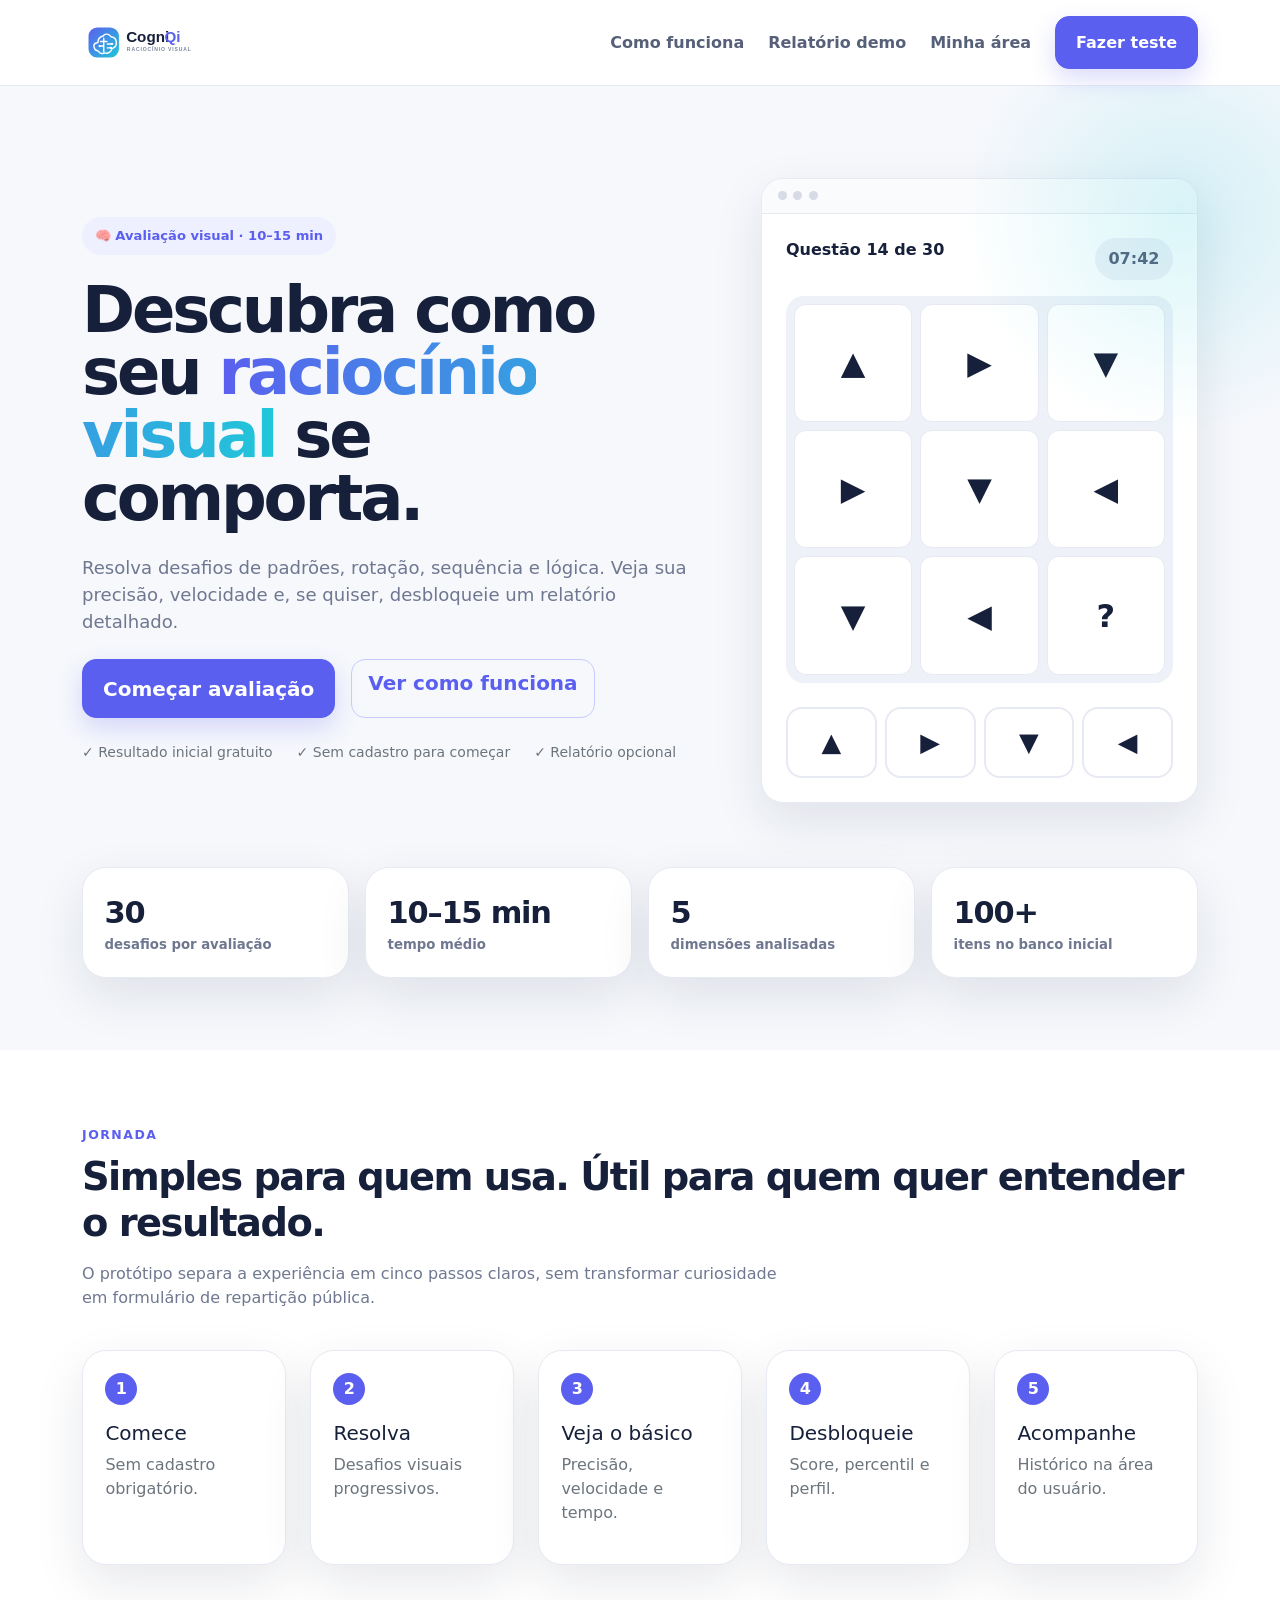
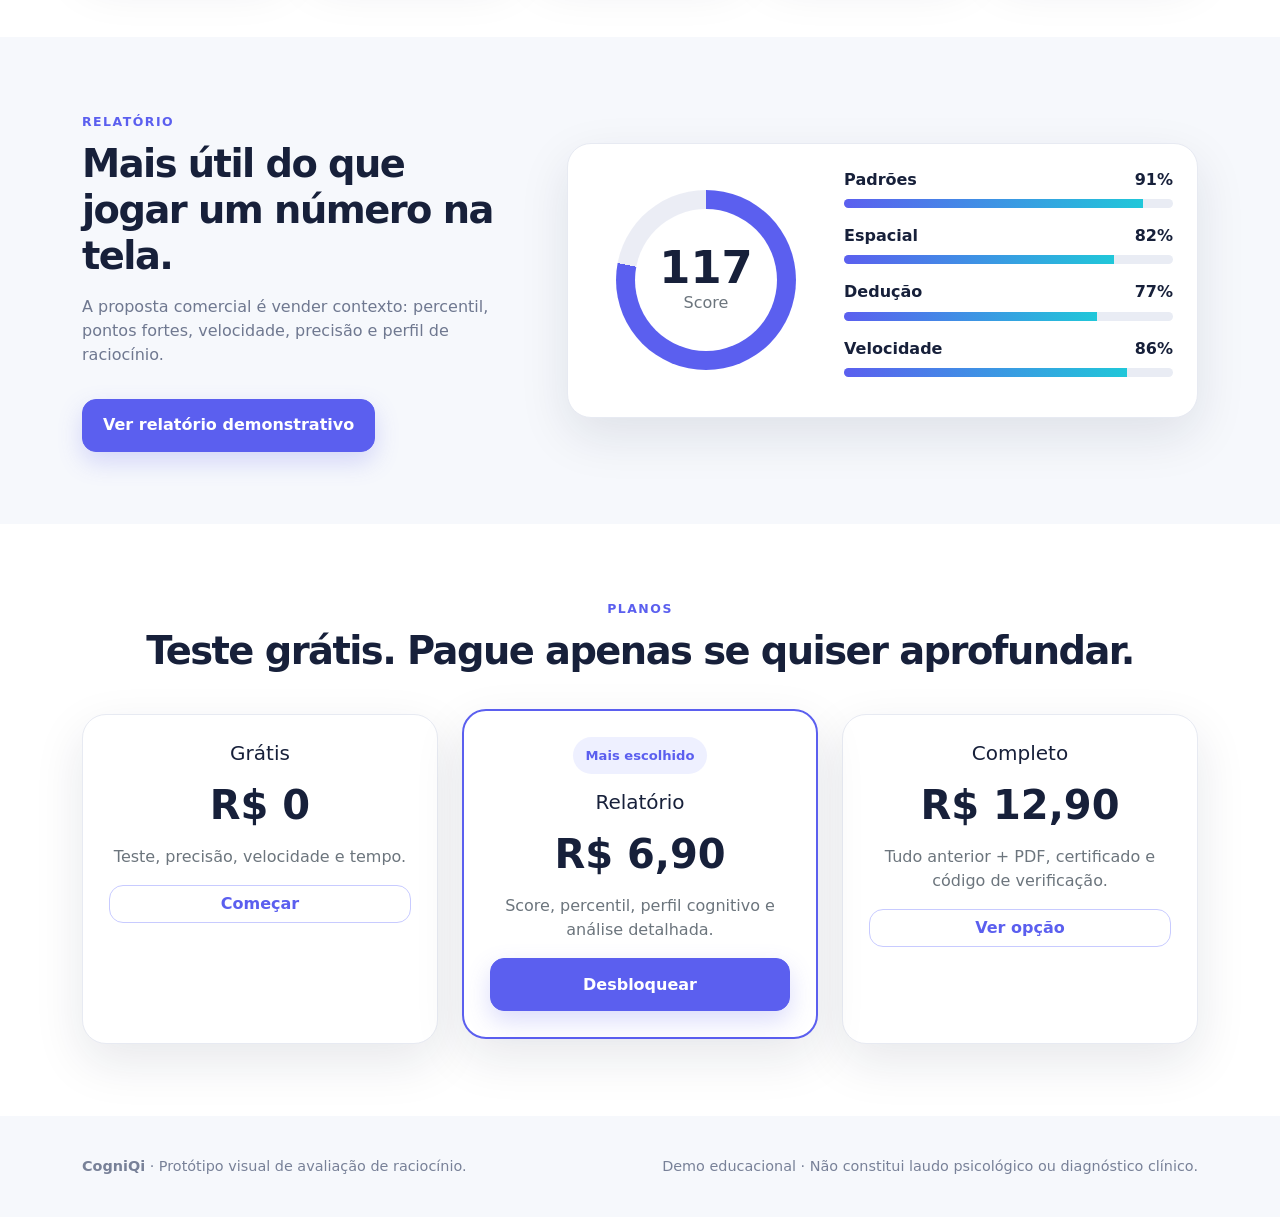
<file: index.html>
<!doctype html><html lang="pt-BR"><head><meta charset="utf-8"><meta name="viewport" content="width=device-width,initial-scale=1">
<title>CogniQi — Raciocínio visual</title><link href="https://cdn.jsdelivr.net/npm/bootstrap@5.3.3/dist/css/bootstrap.min.css" rel="stylesheet"><link rel="stylesheet" href="assets/css/app.css"></head><body>

<nav class="navbar navbar-expand-lg sticky-top">
  <div class="container py-2">
    <a class="navbar-brand" href="index.html"><img src="assets/img/logo-cogniqi.svg" alt="CogniQi"></a>
    <button class="navbar-toggler" type="button" data-bs-toggle="collapse" data-bs-target="#nav"><span class="navbar-toggler-icon"></span></button>
    <div class="collapse navbar-collapse" id="nav">
      <div class="navbar-nav ms-auto align-items-lg-center gap-lg-2">
        <a class="nav-link " href="index.html#como-funciona">Como funciona</a>
        <a class="nav-link " href="relatorio.html">Relatório demo</a>
        <a class="nav-link " href="dashboard.html">Minha área</a>
        <a class="btn btn-primary ms-lg-2" href="teste.html">Fazer teste</a>
      </div>
    </div>
  </div>
</nav>
<section class="hero">
 <div class="container">
  <div class="row align-items-center g-5">
   <div class="col-lg-7">
    <span class="badge-soft">🧠 Avaliação visual · 10–15 min</span>
    <h1 class="mt-4">Descubra como seu <span class="gradient-text">raciocínio visual</span> se comporta.</h1>
    <p class="mt-4">Resolva desafios de padrões, rotação, sequência e lógica. Veja sua precisão, velocidade e, se quiser, desbloqueie um relatório detalhado.</p>
    <div class="d-flex flex-wrap gap-3 mt-4">
      <a href="teste.html" class="btn btn-primary btn-lg">Começar avaliação</a>
      <a href="#como-funciona" class="btn btn-outline-primary btn-lg">Ver como funciona</a>
    </div>
    <div class="d-flex flex-wrap gap-4 mt-4 small text-secondary">
      <span>✓ Resultado inicial gratuito</span><span>✓ Sem cadastro para começar</span><span>✓ Relatório opcional</span>
    </div>
   </div>
   <div class="col-lg-5">
    <div class="mock-window">
      <div class="mock-bar"><span class="mock-dot"></span><span class="mock-dot"></span><span class="mock-dot"></span></div>
      <div class="p-4">
        <div class="d-flex justify-content-between mb-3"><strong>Questão 14 de 30</strong><span class="timer-pill">07:42</span></div>
        <div class="matrix-grid mb-4">
          <div class="matrix-cell">▲</div><div class="matrix-cell">▶</div><div class="matrix-cell">▼</div>
          <div class="matrix-cell">▶</div><div class="matrix-cell">▼</div><div class="matrix-cell">◀</div>
          <div class="matrix-cell">▼</div><div class="matrix-cell">◀</div><div class="matrix-cell">?</div>
        </div>
        <div class="row g-2"><div class="col-3"><div class="answer-option">▲</div></div><div class="col-3"><div class="answer-option">▶</div></div><div class="col-3"><div class="answer-option">▼</div></div><div class="col-3"><div class="answer-option">◀</div></div></div>
      </div>
    </div>
   </div>
  </div>
 </div>
</section>

<section class="section pt-0">
<div class="container">
 <div class="row g-3">
  <div class="col-6 col-lg-3"><div class="card-soft metric-card"><div class="metric-value">30</div><div class="metric-label">desafios por avaliação</div></div></div>
  <div class="col-6 col-lg-3"><div class="card-soft metric-card"><div class="metric-value">10–15 min</div><div class="metric-label">tempo médio</div></div></div>
  <div class="col-6 col-lg-3"><div class="card-soft metric-card"><div class="metric-value">5</div><div class="metric-label">dimensões analisadas</div></div></div>
  <div class="col-6 col-lg-3"><div class="card-soft metric-card"><div class="metric-value">100+</div><div class="metric-label">itens no banco inicial</div></div></div>
 </div>
</div>
</section>

<section class="section bg-white" id="como-funciona">
<div class="container">
 <span class="small-kicker">Jornada</span>
 <h2 class="section-title mt-2">Simples para quem usa. Útil para quem quer entender o resultado.</h2>
 <p class="section-sub mt-3">O protótipo separa a experiência em cinco passos claros, sem transformar curiosidade em formulário de repartição pública.</p>
 <div class="row g-4 mt-2">
  <div class="col-md-6 col-lg"><div class="card-soft flow-step h-100"><div class="flow-num">1</div><h5 class="mt-3">Comece</h5><p class="text-secondary">Sem cadastro obrigatório.</p></div></div>
  <div class="col-md-6 col-lg"><div class="card-soft flow-step h-100"><div class="flow-num">2</div><h5 class="mt-3">Resolva</h5><p class="text-secondary">Desafios visuais progressivos.</p></div></div>
  <div class="col-md-6 col-lg"><div class="card-soft flow-step h-100"><div class="flow-num">3</div><h5 class="mt-3">Veja o básico</h5><p class="text-secondary">Precisão, velocidade e tempo.</p></div></div>
  <div class="col-md-6 col-lg"><div class="card-soft flow-step h-100"><div class="flow-num">4</div><h5 class="mt-3">Desbloqueie</h5><p class="text-secondary">Score, percentil e perfil.</p></div></div>
  <div class="col-md-6 col-lg"><div class="card-soft flow-step h-100"><div class="flow-num">5</div><h5 class="mt-3">Acompanhe</h5><p class="text-secondary">Histórico na área do usuário.</p></div></div>
 </div>
</div>
</section>

<section class="section">
<div class="container">
 <div class="row align-items-center g-5">
  <div class="col-lg-5">
   <span class="small-kicker">Relatório</span>
   <h2 class="section-title mt-2">Mais útil do que jogar um número na tela.</h2>
   <p class="section-sub mt-3">A proposta comercial é vender contexto: percentil, pontos fortes, velocidade, precisão e perfil de raciocínio.</p>
   <a class="btn btn-primary mt-3" href="relatorio.html">Ver relatório demonstrativo</a>
  </div>
  <div class="col-lg-7">
   <div class="card-soft p-4">
    <div class="row align-items-center g-4">
      <div class="col-md-5 d-flex justify-content-center"><div class="score-ring"><div><strong>117</strong><span class="text-secondary">Score</span></div></div></div>
      <div class="col-md-7">
       <div class="skill-row"><div class="label"><span>Padrões</span><span>91%</span></div><div class="progress"><div class="progress-bar" style="width:91%"></div></div></div>
       <div class="skill-row"><div class="label"><span>Espacial</span><span>82%</span></div><div class="progress"><div class="progress-bar" style="width:82%"></div></div></div>
       <div class="skill-row"><div class="label"><span>Dedução</span><span>77%</span></div><div class="progress"><div class="progress-bar" style="width:77%"></div></div></div>
       <div class="skill-row"><div class="label"><span>Velocidade</span><span>86%</span></div><div class="progress"><div class="progress-bar" style="width:86%"></div></div></div>
      </div>
    </div>
   </div>
  </div>
 </div>
</div>
</section>

<section class="section bg-white">
<div class="container text-center">
 <span class="small-kicker">Planos</span><h2 class="section-title mt-2">Teste grátis. Pague apenas se quiser aprofundar.</h2>
 <div class="row g-4 mt-3 justify-content-center">
  <div class="col-md-4"><div class="card-soft price-card h-100"><h5>Grátis</h5><div class="display-6 fw-bold my-3">R$ 0</div><p class="text-secondary">Teste, precisão, velocidade e tempo.</p><a href="teste.html" class="btn btn-outline-primary w-100">Começar</a></div></div>
  <div class="col-md-4"><div class="card-soft price-card featured h-100"><span class="badge-soft">Mais escolhido</span><h5 class="mt-3">Relatório</h5><div class="display-6 fw-bold my-3">R$ 6,90</div><p class="text-secondary">Score, percentil, perfil cognitivo e análise detalhada.</p><a href="checkout.html" class="btn btn-primary w-100">Desbloquear</a></div></div>
  <div class="col-md-4"><div class="card-soft price-card h-100"><h5>Completo</h5><div class="display-6 fw-bold my-3">R$ 12,90</div><p class="text-secondary">Tudo anterior + PDF, certificado e código de verificação.</p><a href="checkout.html" class="btn btn-outline-primary w-100">Ver opção</a></div></div>
 </div>
</div>
</section>

<footer class="footer">
<div class="container d-flex flex-column flex-md-row justify-content-between gap-3">
  <div><strong>CogniQi</strong> · Protótipo visual de avaliação de raciocínio.</div>
  <div>Demo educacional · Não constitui laudo psicológico ou diagnóstico clínico.</div>
</div>
</footer>
<script src="assets/js/app.js"></script><script src="https://cdn.jsdelivr.net/npm/bootstrap@5.3.3/dist/js/bootstrap.bundle.min.js"></script></body></html>
</file>
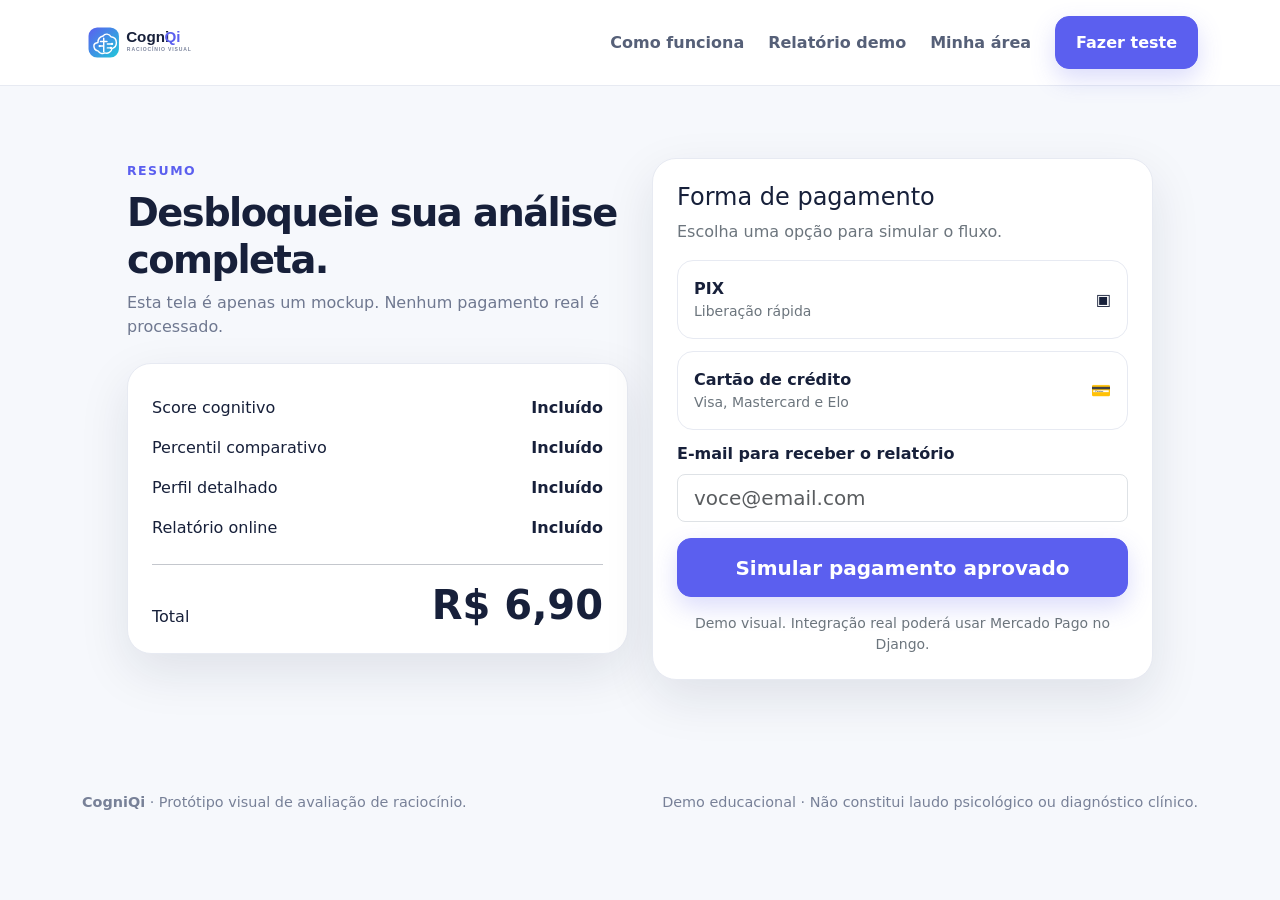
<file: checkout.html>
<!doctype html><html lang="pt-BR"><head><meta charset="utf-8"><meta name="viewport" content="width=device-width,initial-scale=1">
<title>Checkout · CogniQi</title><link href="https://cdn.jsdelivr.net/npm/bootstrap@5.3.3/dist/css/bootstrap.min.css" rel="stylesheet"><link rel="stylesheet" href="assets/css/app.css"></head><body>

<nav class="navbar navbar-expand-lg sticky-top">
  <div class="container py-2">
    <a class="navbar-brand" href="index.html"><img src="assets/img/logo-cogniqi.svg" alt="CogniQi"></a>
    <button class="navbar-toggler" type="button" data-bs-toggle="collapse" data-bs-target="#nav"><span class="navbar-toggler-icon"></span></button>
    <div class="collapse navbar-collapse" id="nav">
      <div class="navbar-nav ms-auto align-items-lg-center gap-lg-2">
        <a class="nav-link " href="index.html#como-funciona">Como funciona</a>
        <a class="nav-link " href="relatorio.html">Relatório demo</a>
        <a class="nav-link " href="dashboard.html">Minha área</a>
        <a class="btn btn-primary ms-lg-2" href="teste.html">Fazer teste</a>
      </div>
    </div>
  </div>
</nav>
<section class="section"><div class="container" style="max-width:1050px">
 <div class="row g-4 align-items-start">
  <div class="col-lg-6">
    <span class="small-kicker">Resumo</span><h1 class="section-title mt-2">Desbloqueie sua análise completa.</h1>
    <p class="section-sub">Esta tela é apenas um mockup. Nenhum pagamento real é processado.</p>
    <div class="card-soft p-4 mt-4">
      <div class="d-flex justify-content-between py-2"><span>Score cognitivo</span><strong>Incluído</strong></div>
      <div class="d-flex justify-content-between py-2"><span>Percentil comparativo</span><strong>Incluído</strong></div>
      <div class="d-flex justify-content-between py-2"><span>Perfil detalhado</span><strong>Incluído</strong></div>
      <div class="d-flex justify-content-between py-2"><span>Relatório online</span><strong>Incluído</strong></div><hr>
      <div class="d-flex justify-content-between align-items-end"><span>Total</span><div class="display-6 fw-bold">R$ 6,90</div></div>
    </div>
  </div>
  <div class="col-lg-6">
    <div class="card-soft checkout-panel">
      <h4>Forma de pagamento</h4><p class="text-secondary">Escolha uma opção para simular o fluxo.</p>
      <div class="pay-option"><div><strong>PIX</strong><div class="small text-secondary">Liberação rápida</div></div><span>▣</span></div>
      <div class="pay-option"><div><strong>Cartão de crédito</strong><div class="small text-secondary">Visa, Mastercard e Elo</div></div><span>💳</span></div>
      <div class="mb-3"><label class="form-label fw-semibold">E-mail para receber o relatório</label><input class="form-control form-control-lg" placeholder="voce@email.com"></div>
      <a href="relatorio.html" class="btn btn-primary w-100 btn-lg">Simular pagamento aprovado</a>
      <p class="small text-secondary text-center mt-3 mb-0">Demo visual. Integração real poderá usar Mercado Pago no Django.</p>
    </div>
  </div>
 </div>
</div></section>

<footer class="footer">
<div class="container d-flex flex-column flex-md-row justify-content-between gap-3">
  <div><strong>CogniQi</strong> · Protótipo visual de avaliação de raciocínio.</div>
  <div>Demo educacional · Não constitui laudo psicológico ou diagnóstico clínico.</div>
</div>
</footer><script src="assets/js/app.js"></script><script src="https://cdn.jsdelivr.net/npm/bootstrap@5.3.3/dist/js/bootstrap.bundle.min.js"></script></body></html>
</file>
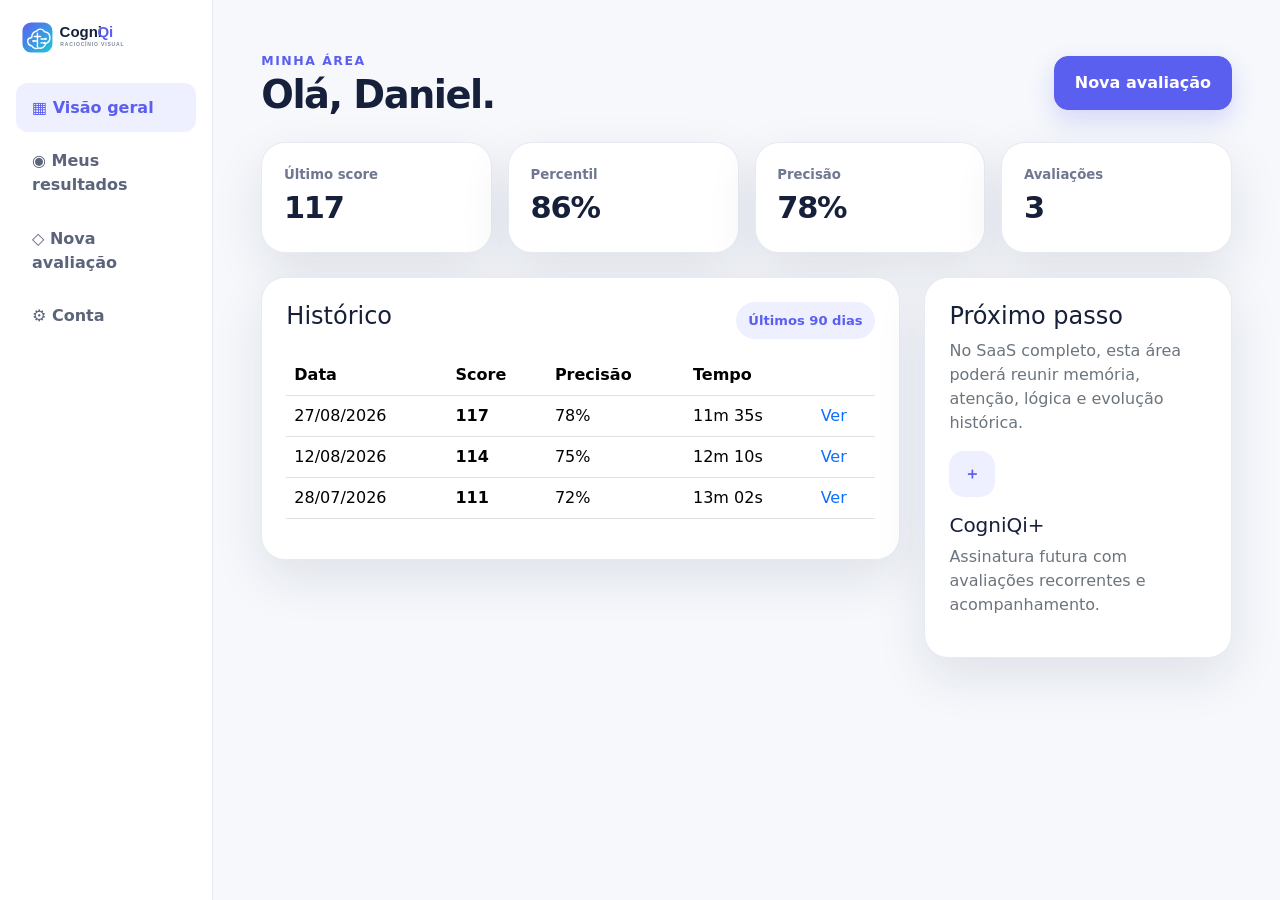
<file: dashboard.html>
<!doctype html><html lang="pt-BR"><head><meta charset="utf-8"><meta name="viewport" content="width=device-width,initial-scale=1">
<title>Minha área · CogniQi</title><link href="https://cdn.jsdelivr.net/npm/bootstrap@5.3.3/dist/css/bootstrap.min.css" rel="stylesheet"><link rel="stylesheet" href="assets/css/app.css"></head><body>
<div class="container-fluid"><div class="row">
 <aside class="col-lg-2 sidebar p-3">
  <a href="index.html"><img src="assets/img/logo-cogniqi.svg" alt="CogniQi" style="width:150px"></a>
  <div class="mt-4 d-grid gap-1">
   <a class="side-link active" href="dashboard.html">▦ Visão geral</a>
   <a class="side-link" href="relatorio.html">◉ Meus resultados</a>
   <a class="side-link" href="teste.html">◇ Nova avaliação</a>
   <a class="side-link" href="#">⚙ Conta</a>
  </div>
 </aside>
 <main class="col-lg-10 p-4 p-lg-5">
  <div class="d-flex flex-column flex-md-row justify-content-between gap-3 align-items-md-center mb-4">
    <div><span class="small-kicker">Minha área</span><h1 class="section-title mb-0">Olá, Daniel.</h1></div>
    <a href="teste.html" class="btn btn-primary">Nova avaliação</a>
  </div>
  <div class="row g-3 mb-4">
   <div class="col-md-6 col-xl-3"><div class="card-soft dashboard-card"><div class="metric-label">Último score</div><div class="metric-value" data-score>117</div></div></div>
   <div class="col-md-6 col-xl-3"><div class="card-soft dashboard-card"><div class="metric-label">Percentil</div><div class="metric-value" data-percentile>86%</div></div></div>
   <div class="col-md-6 col-xl-3"><div class="card-soft dashboard-card"><div class="metric-label">Precisão</div><div class="metric-value" data-accuracy>78%</div></div></div>
   <div class="col-md-6 col-xl-3"><div class="card-soft dashboard-card"><div class="metric-label">Avaliações</div><div class="metric-value">3</div></div></div>
  </div>
  <div class="row g-4">
   <div class="col-xl-8">
    <div class="card-soft p-4">
      <div class="d-flex justify-content-between align-items-center"><h4>Histórico</h4><span class="badge-soft">Últimos 90 dias</span></div>
      <div class="table-responsive mt-3"><table class="table align-middle">
       <thead><tr><th>Data</th><th>Score</th><th>Precisão</th><th>Tempo</th><th></th></tr></thead>
       <tbody>
        <tr><td>27/08/2026</td><td><strong data-score>117</strong></td><td data-accuracy>78%</td><td data-time>11m 35s</td><td><a href="relatorio.html">Ver</a></td></tr>
        <tr><td>12/08/2026</td><td><strong>114</strong></td><td>75%</td><td>12m 10s</td><td><a href="relatorio.html">Ver</a></td></tr>
        <tr><td>28/07/2026</td><td><strong>111</strong></td><td>72%</td><td>13m 02s</td><td><a href="relatorio.html">Ver</a></td></tr>
       </tbody>
      </table></div>
    </div>
   </div>
   <div class="col-xl-4"><div class="card-soft p-4 h-100"><h4>Próximo passo</h4><p class="text-secondary">No SaaS completo, esta área poderá reunir memória, atenção, lógica e evolução histórica.</p><div class="feature-icon">＋</div><h5 class="mt-3">CogniQi+</h5><p class="text-secondary">Assinatura futura com avaliações recorrentes e acompanhamento.</p></div></div>
  </div>
 </main>
</div></div>
<script src="assets/js/app.js"></script><script src="https://cdn.jsdelivr.net/npm/bootstrap@5.3.3/dist/js/bootstrap.bundle.min.js"></script></body></html>
</file>
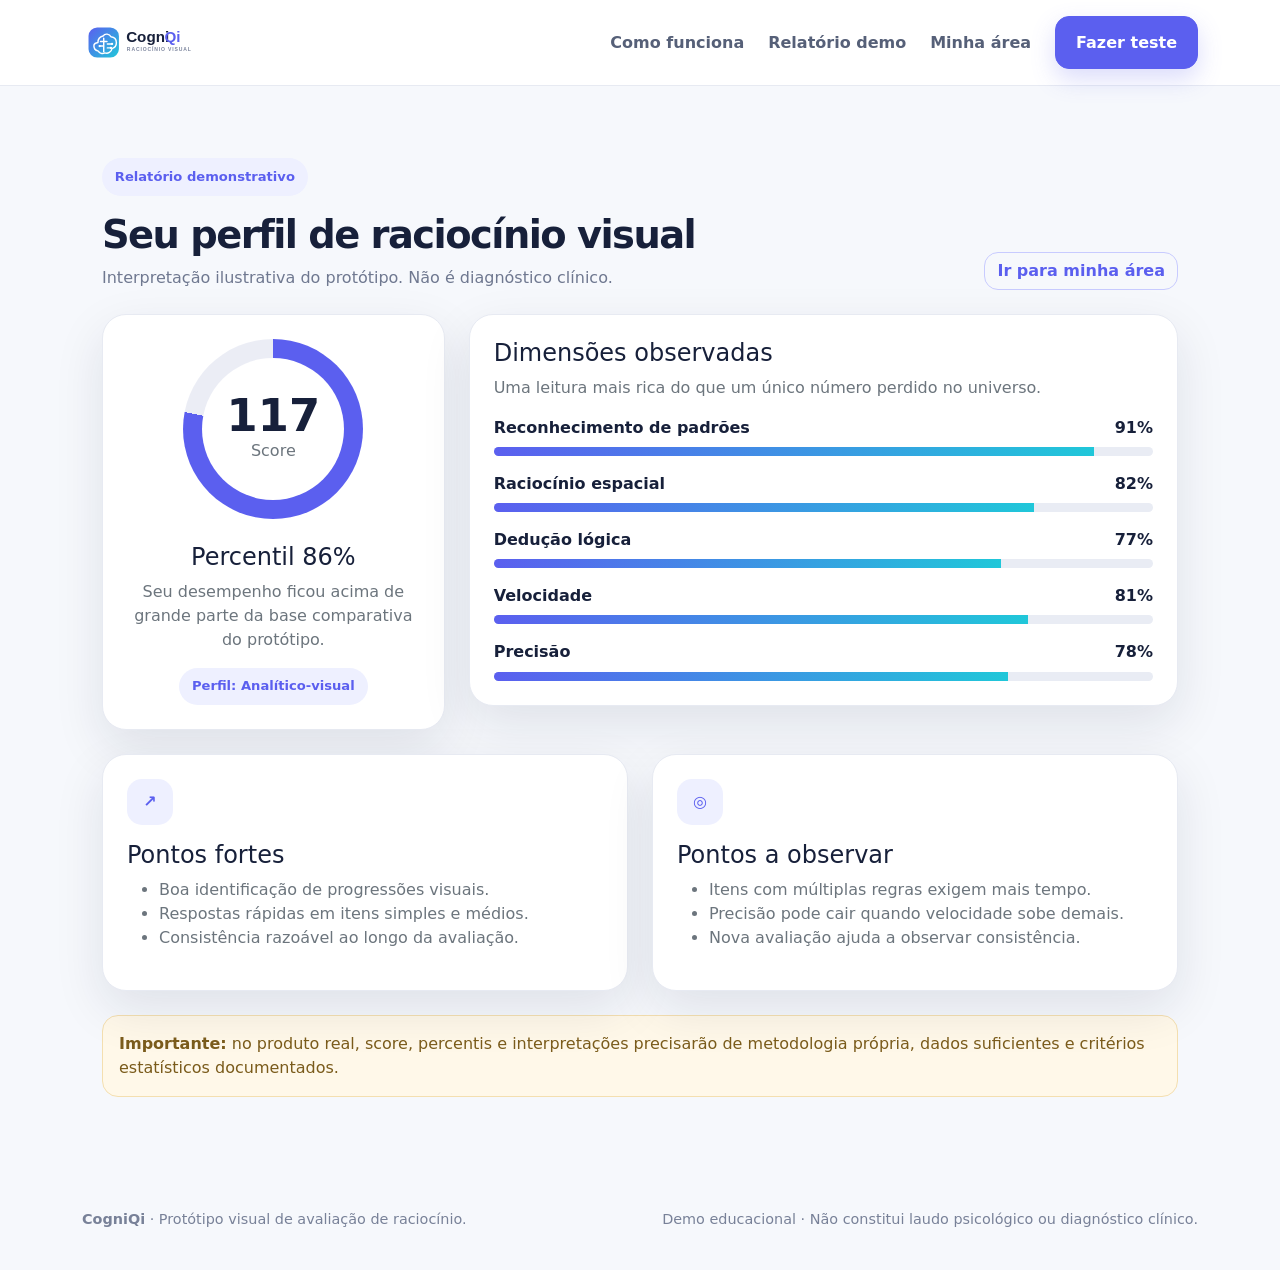
<file: relatorio.html>
<!doctype html><html lang="pt-BR"><head><meta charset="utf-8"><meta name="viewport" content="width=device-width,initial-scale=1">
<title>Relatório · CogniQi</title><link href="https://cdn.jsdelivr.net/npm/bootstrap@5.3.3/dist/css/bootstrap.min.css" rel="stylesheet"><link rel="stylesheet" href="assets/css/app.css"></head><body>

<nav class="navbar navbar-expand-lg sticky-top">
  <div class="container py-2">
    <a class="navbar-brand" href="index.html"><img src="assets/img/logo-cogniqi.svg" alt="CogniQi"></a>
    <button class="navbar-toggler" type="button" data-bs-toggle="collapse" data-bs-target="#nav"><span class="navbar-toggler-icon"></span></button>
    <div class="collapse navbar-collapse" id="nav">
      <div class="navbar-nav ms-auto align-items-lg-center gap-lg-2">
        <a class="nav-link " href="index.html#como-funciona">Como funciona</a>
        <a class="nav-link active" href="relatorio.html">Relatório demo</a>
        <a class="nav-link " href="dashboard.html">Minha área</a>
        <a class="btn btn-primary ms-lg-2" href="teste.html">Fazer teste</a>
      </div>
    </div>
  </div>
</nav>
<section class="section"><div class="container" style="max-width:1100px">
 <div class="d-flex flex-column flex-lg-row justify-content-between gap-3 align-items-lg-end mb-4">
   <div><span class="badge-soft">Relatório demonstrativo</span><h1 class="section-title mt-3">Seu perfil de raciocínio visual</h1><p class="section-sub mb-0">Interpretação ilustrativa do protótipo. Não é diagnóstico clínico.</p></div>
   <a href="dashboard.html" class="btn btn-outline-primary">Ir para minha área</a>
 </div>
 <div class="row g-4">
  <div class="col-lg-4">
    <div class="card-soft p-4 text-center h-100">
      <div class="score-ring mx-auto"><div><strong data-score>117</strong><span class="text-secondary">Score</span></div></div>
      <h4 class="mt-4">Percentil <span data-percentile>86%</span></h4>
      <p class="text-secondary">Seu desempenho ficou acima de grande parte da base comparativa do protótipo.</p>
      <div class="badge-soft">Perfil: Analítico-visual</div>
    </div>
  </div>
  <div class="col-lg-8">
   <div class="card-soft p-4">
     <h4>Dimensões observadas</h4><p class="text-secondary">Uma leitura mais rica do que um único número perdido no universo.</p>
     <div class="skill-row"><div class="label"><span>Reconhecimento de padrões</span><span>91%</span></div><div class="progress"><div class="progress-bar" style="width:91%"></div></div></div>
     <div class="skill-row"><div class="label"><span>Raciocínio espacial</span><span>82%</span></div><div class="progress"><div class="progress-bar" style="width:82%"></div></div></div>
     <div class="skill-row"><div class="label"><span>Dedução lógica</span><span>77%</span></div><div class="progress"><div class="progress-bar" style="width:77%"></div></div></div>
     <div class="skill-row"><div class="label"><span>Velocidade</span><span data-speed>81%</span></div><div class="progress"><div class="progress-bar" style="width:81%"></div></div></div>
     <div class="skill-row mb-0"><div class="label"><span>Precisão</span><span data-accuracy>78%</span></div><div class="progress"><div class="progress-bar" style="width:78%"></div></div></div>
   </div>
  </div>
  <div class="col-md-6"><div class="card-soft p-4 h-100"><div class="feature-icon">↗</div><h4 class="mt-3">Pontos fortes</h4><ul class="text-secondary"><li>Boa identificação de progressões visuais.</li><li>Respostas rápidas em itens simples e médios.</li><li>Consistência razoável ao longo da avaliação.</li></ul></div></div>
  <div class="col-md-6"><div class="card-soft p-4 h-100"><div class="feature-icon">◎</div><h4 class="mt-3">Pontos a observar</h4><ul class="text-secondary"><li>Itens com múltiplas regras exigem mais tempo.</li><li>Precisão pode cair quando velocidade sobe demais.</li><li>Nova avaliação ajuda a observar consistência.</li></ul></div></div>
 </div>
 <div class="notice mt-4"><strong>Importante:</strong> no produto real, score, percentis e interpretações precisarão de metodologia própria, dados suficientes e critérios estatísticos documentados.</div>
</div></section>

<footer class="footer">
<div class="container d-flex flex-column flex-md-row justify-content-between gap-3">
  <div><strong>CogniQi</strong> · Protótipo visual de avaliação de raciocínio.</div>
  <div>Demo educacional · Não constitui laudo psicológico ou diagnóstico clínico.</div>
</div>
</footer><script src="assets/js/app.js"></script><script src="https://cdn.jsdelivr.net/npm/bootstrap@5.3.3/dist/js/bootstrap.bundle.min.js"></script></body></html>
</file>
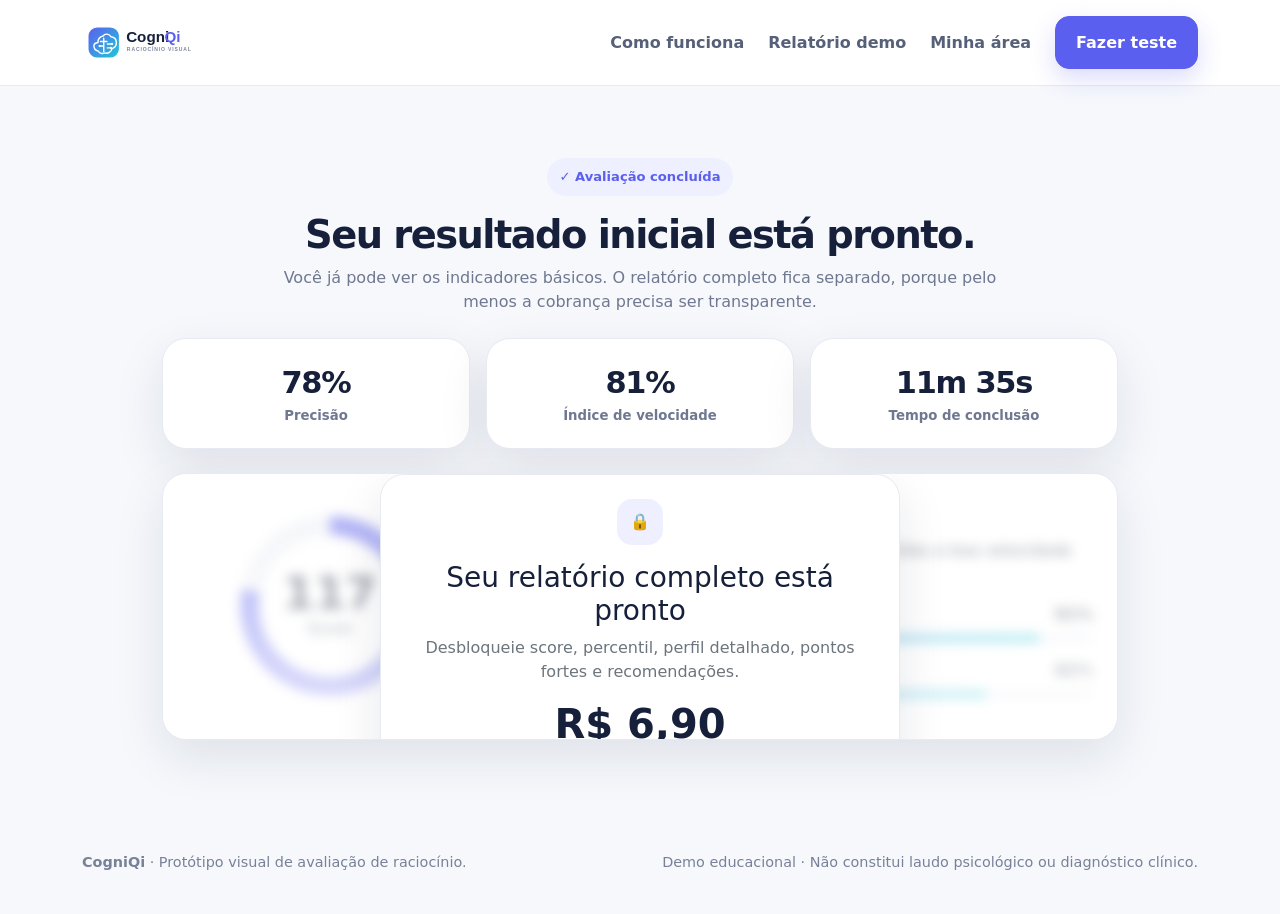
<file: resultado.html>
<!doctype html><html lang="pt-BR"><head><meta charset="utf-8"><meta name="viewport" content="width=device-width,initial-scale=1">
<title>Seu resultado · CogniQi</title><link href="https://cdn.jsdelivr.net/npm/bootstrap@5.3.3/dist/css/bootstrap.min.css" rel="stylesheet"><link rel="stylesheet" href="assets/css/app.css"></head><body>

<nav class="navbar navbar-expand-lg sticky-top">
  <div class="container py-2">
    <a class="navbar-brand" href="index.html"><img src="assets/img/logo-cogniqi.svg" alt="CogniQi"></a>
    <button class="navbar-toggler" type="button" data-bs-toggle="collapse" data-bs-target="#nav"><span class="navbar-toggler-icon"></span></button>
    <div class="collapse navbar-collapse" id="nav">
      <div class="navbar-nav ms-auto align-items-lg-center gap-lg-2">
        <a class="nav-link " href="index.html#como-funciona">Como funciona</a>
        <a class="nav-link " href="relatorio.html">Relatório demo</a>
        <a class="nav-link " href="dashboard.html">Minha área</a>
        <a class="btn btn-primary ms-lg-2" href="teste.html">Fazer teste</a>
      </div>
    </div>
  </div>
</nav>
<section class="section">
<div class="container" style="max-width:980px">
 <div class="text-center mb-4"><span class="badge-soft">✓ Avaliação concluída</span><h1 class="section-title mt-3">Seu resultado inicial está pronto.</h1><p class="section-sub mx-auto">Você já pode ver os indicadores básicos. O relatório completo fica separado, porque pelo menos a cobrança precisa ser transparente.</p></div>
 <div class="row g-3 mb-4">
  <div class="col-md-4"><div class="card-soft metric-card text-center"><div class="metric-value" data-accuracy>78%</div><div class="metric-label">Precisão</div></div></div>
  <div class="col-md-4"><div class="card-soft metric-card text-center"><div class="metric-value" data-speed>81%</div><div class="metric-label">Índice de velocidade</div></div></div>
  <div class="col-md-4"><div class="card-soft metric-card text-center"><div class="metric-value" data-time>11m 35s</div><div class="metric-label">Tempo de conclusão</div></div></div>
 </div>
 <div class="card-soft p-4 lock-card">
   <div class="blur-zone">
    <div class="row align-items-center g-4">
      <div class="col-md-4 d-flex justify-content-center"><div class="score-ring"><div><strong data-score>117</strong><span>Score</span></div></div></div>
      <div class="col-md-8">
        <h3>Seu perfil cognitivo</h3><p>Analítico-visual com forte reconhecimento de padrões e boa velocidade de processamento.</p>
        <div class="skill-row"><div class="label"><span>Reconhecimento de padrões</span><span>91%</span></div><div class="progress"><div class="progress-bar" style="width:91%"></div></div></div>
        <div class="skill-row"><div class="label"><span>Raciocínio espacial</span><span>82%</span></div><div class="progress"><div class="progress-bar" style="width:82%"></div></div></div>
      </div>
    </div>
   </div>
   <div class="lock-overlay">
     <div class="card-soft p-4 text-center" style="max-width:520px">
       <div class="feature-icon mx-auto">🔒</div><h3 class="mt-3">Seu relatório completo está pronto</h3>
       <p class="text-secondary">Desbloqueie score, percentil, perfil detalhado, pontos fortes e recomendações.</p>
       <div class="display-6 fw-bold mb-3">R$ 6,90</div>
       <a href="checkout.html" class="btn btn-primary w-100">Desbloquear relatório</a>
     </div>
   </div>
 </div>
</div>
</section>

<footer class="footer">
<div class="container d-flex flex-column flex-md-row justify-content-between gap-3">
  <div><strong>CogniQi</strong> · Protótipo visual de avaliação de raciocínio.</div>
  <div>Demo educacional · Não constitui laudo psicológico ou diagnóstico clínico.</div>
</div>
</footer><script src="assets/js/app.js"></script><script src="https://cdn.jsdelivr.net/npm/bootstrap@5.3.3/dist/js/bootstrap.bundle.min.js"></script></body></html>
</file>
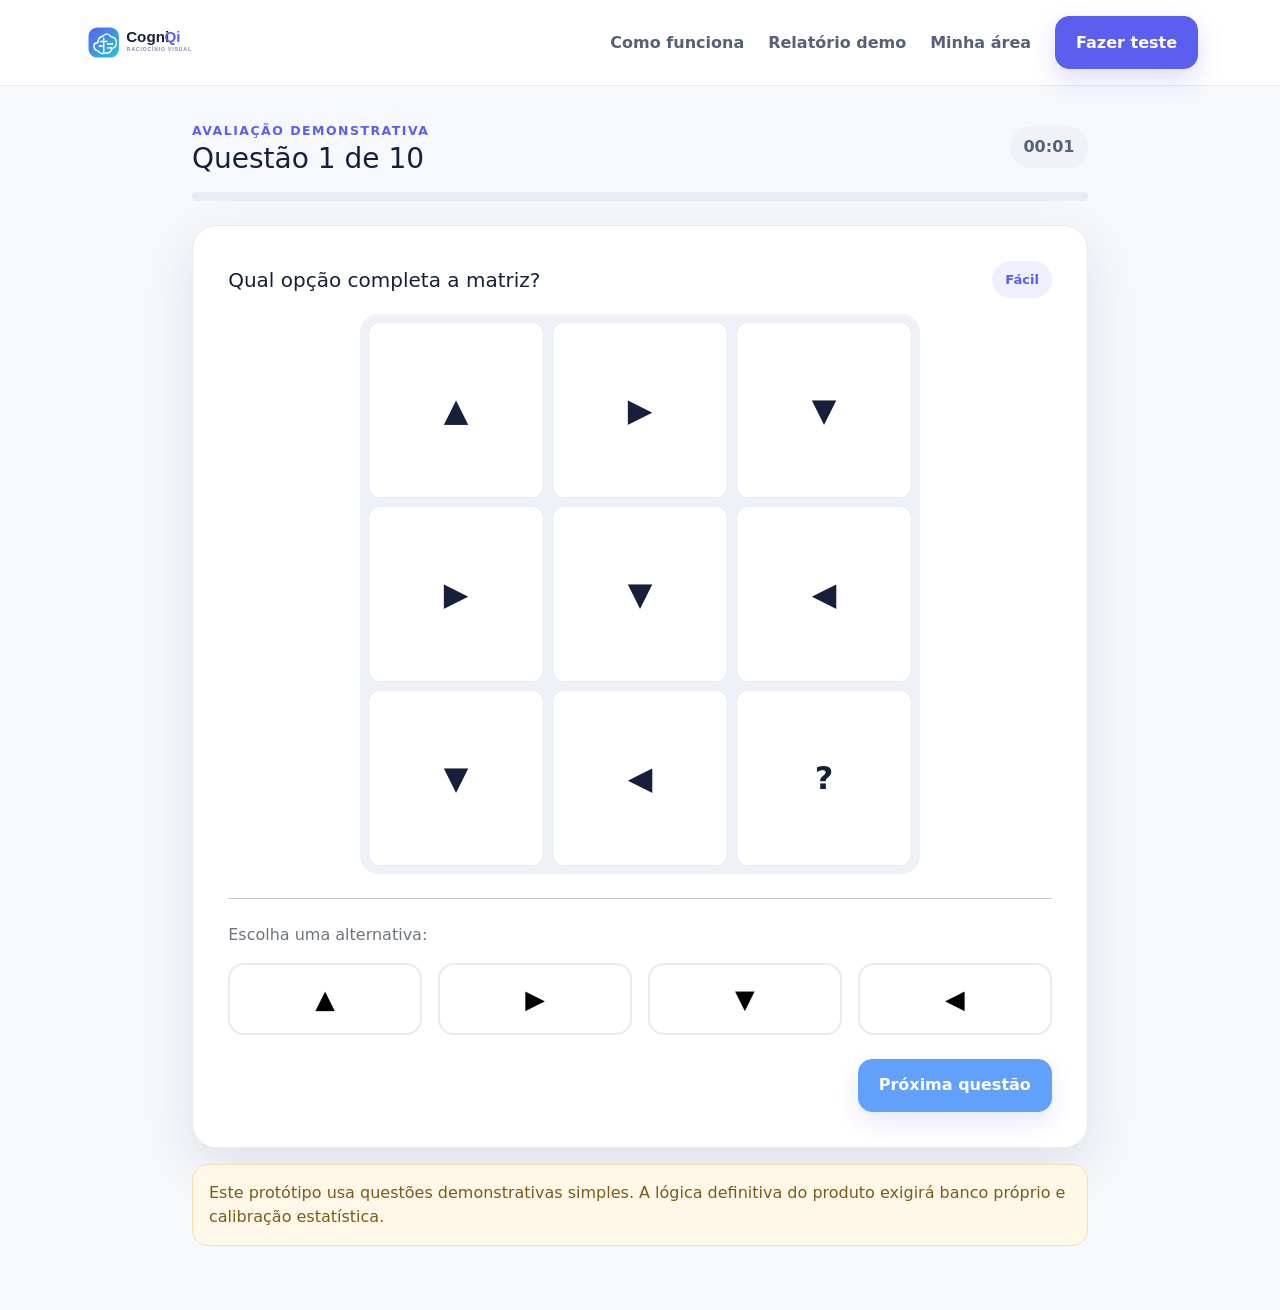
<file: teste.html>
<!doctype html><html lang="pt-BR"><head><meta charset="utf-8"><meta name="viewport" content="width=device-width,initial-scale=1">
<title>Avaliação · CogniQi</title><link href="https://cdn.jsdelivr.net/npm/bootstrap@5.3.3/dist/css/bootstrap.min.css" rel="stylesheet"><link rel="stylesheet" href="assets/css/app.css"></head><body>

<nav class="navbar navbar-expand-lg sticky-top">
  <div class="container py-2">
    <a class="navbar-brand" href="index.html"><img src="assets/img/logo-cogniqi.svg" alt="CogniQi"></a>
    <button class="navbar-toggler" type="button" data-bs-toggle="collapse" data-bs-target="#nav"><span class="navbar-toggler-icon"></span></button>
    <div class="collapse navbar-collapse" id="nav">
      <div class="navbar-nav ms-auto align-items-lg-center gap-lg-2">
        <a class="nav-link " href="index.html#como-funciona">Como funciona</a>
        <a class="nav-link " href="relatorio.html">Relatório demo</a>
        <a class="nav-link " href="dashboard.html">Minha área</a>
        <a class="btn btn-primary ms-lg-2" href="teste.html">Fazer teste</a>
      </div>
    </div>
  </div>
</nav>
<main class="test-shell container">
  <div class="d-flex justify-content-between align-items-center mb-3">
    <div><span class="small-kicker">Avaliação demonstrativa</span><h3 class="mb-0" id="questionIndex">Questão</h3></div>
    <div class="timer-pill" id="timer">00:00</div>
  </div>
  <div class="progress mb-4"><div class="progress-bar" id="testProgress" style="width:0"></div></div>
  <div class="card-soft test-card">
    <div class="d-flex justify-content-between align-items-center mb-3"><h5 class="mb-0">Qual opção completa a matriz?</h5><span class="badge-soft" id="questionLevel">Fácil</span></div>
    <div class="matrix-grid mx-auto" id="matrix" style="max-width:560px"></div>
    <hr class="my-4">
    <p class="text-secondary mb-3">Escolha uma alternativa:</p>
    <div class="row g-3" id="options"></div>
    <div class="d-flex justify-content-end mt-4"><button class="btn btn-primary" id="nextBtn" disabled>Próxima questão</button></div>
  </div>
  <div class="notice mt-3">Este protótipo usa questões demonstrativas simples. A lógica definitiva do produto exigirá banco próprio e calibração estatística.</div>
</main>
<script src="assets/js/app.js"></script><script src="assets/js/teste.js"></script><script src="https://cdn.jsdelivr.net/npm/bootstrap@5.3.3/dist/js/bootstrap.bundle.min.js"></script></body></html>
</file>
<file: assets/css/app.css>
:root{
  --cq-primary:#5B5FEF;
  --cq-primary-dark:#4549C9;
  --cq-accent:#20C7D9;
  --cq-ink:#17203A;
  --cq-muted:#6F7890;
  --cq-bg:#F6F8FC;
  --cq-card:#FFFFFF;
  --cq-border:#E7EAF2;
  --cq-success:#17A673;
  --cq-warning:#F0A126;
  --cq-danger:#E65262;
  --cq-shadow:0 18px 50px rgba(23,32,58,.10);
}
*{box-sizing:border-box}
body{
  font-family:Inter,system-ui,-apple-system,"Segoe UI",Roboto,Arial,sans-serif;
  color:var(--cq-ink);
  background:var(--cq-bg);
}
a{text-decoration:none}
.navbar{background:rgba(255,255,255,.92)!important;backdrop-filter:blur(14px);border-bottom:1px solid var(--cq-border)}
.navbar-brand img{width:152px;height:auto}
.nav-link{font-weight:600;color:#566078!important}
.nav-link:hover{color:var(--cq-primary)!important}
.btn-primary{
  --bs-btn-bg:var(--cq-primary);
  --bs-btn-border-color:var(--cq-primary);
  --bs-btn-hover-bg:var(--cq-primary-dark);
  --bs-btn-hover-border-color:var(--cq-primary-dark);
  border-radius:14px;font-weight:700;padding:.85rem 1.25rem;
  box-shadow:0 10px 24px rgba(91,95,239,.22);
}
.btn-outline-primary{--bs-btn-color:var(--cq-primary);--bs-btn-border-color:#C8CBFF;border-radius:14px;font-weight:700}
.badge-soft{display:inline-flex;align-items:center;gap:.5rem;background:#EEF0FF;color:var(--cq-primary);padding:.55rem .8rem;border-radius:999px;font-weight:700;font-size:.82rem}
.hero{padding:5.7rem 0 4rem;overflow:hidden;position:relative}
.hero:before{content:"";position:absolute;width:440px;height:440px;border-radius:50%;background:radial-gradient(circle,rgba(32,199,217,.16),rgba(32,199,217,0) 70%);right:-120px;top:-90px}
.hero h1{font-size:clamp(2.35rem,5vw,4.7rem);line-height:.98;letter-spacing:-.05em;font-weight:850;max-width:900px}
.hero p{font-size:1.13rem;color:var(--cq-muted);max-width:680px}
.gradient-text{background:linear-gradient(90deg,var(--cq-primary),var(--cq-accent));-webkit-background-clip:text;background-clip:text;color:transparent}
.card-soft{background:var(--cq-card);border:1px solid var(--cq-border);border-radius:24px;box-shadow:var(--cq-shadow)}
.metric-card{padding:1.35rem;height:100%}
.metric-value{font-size:1.9rem;font-weight:850;letter-spacing:-.04em}
.metric-label{font-size:.83rem;color:var(--cq-muted);font-weight:650}
.section{padding:4.5rem 0}
.section-title{font-size:clamp(1.8rem,3vw,2.8rem);font-weight:850;letter-spacing:-.04em}
.section-sub{color:var(--cq-muted);max-width:720px}
.feature-icon{width:46px;height:46px;border-radius:15px;background:#EEF0FF;display:grid;place-items:center;color:var(--cq-primary);font-weight:900}
.feature-card{padding:1.45rem;height:100%;transition:.2s}
.feature-card:hover{transform:translateY(-4px)}
.flow-step{position:relative;padding:1.4rem}
.flow-num{width:32px;height:32px;border-radius:50%;display:grid;place-items:center;background:var(--cq-primary);color:#fff;font-weight:800}
.mock-window{border:1px solid var(--cq-border);border-radius:22px;background:#fff;box-shadow:var(--cq-shadow);overflow:hidden}
.mock-bar{padding:.8rem 1rem;background:#FAFBFD;border-bottom:1px solid var(--cq-border);display:flex;gap:.4rem}
.mock-dot{width:9px;height:9px;border-radius:50%;background:#D7DBE6}
.matrix-grid{display:grid;grid-template-columns:repeat(3,1fr);gap:8px;background:#EEF1F8;padding:8px;border-radius:18px}
.matrix-cell{background:#fff;aspect-ratio:1/1;border-radius:12px;display:grid;place-items:center;font-size:2rem;font-weight:800;border:1px solid #E7EAF2}
.answer-option{border:2px solid var(--cq-border);border-radius:16px;background:#fff;padding:.9rem;cursor:pointer;transition:.2s;text-align:center;font-size:1.6rem;font-weight:800}
.answer-option:hover,.answer-option.active{border-color:var(--cq-primary);background:#F3F4FF;transform:translateY(-2px)}
.progress{height:9px;border-radius:999px;background:#E9ECF4}.progress-bar{background:linear-gradient(90deg,var(--cq-primary),var(--cq-accent))}
.test-shell{max-width:920px;margin:2rem auto 4rem}
.test-card{padding:clamp(1.2rem,3vw,2.2rem)}
.timer-pill{padding:.55rem .85rem;border-radius:999px;background:#F0F2F8;color:#556079;font-weight:800}
.lock-card{position:relative;overflow:hidden}
.blur-zone{filter:blur(6px);user-select:none;opacity:.62}
.lock-overlay{position:absolute;inset:0;display:grid;place-items:center;background:linear-gradient(rgba(255,255,255,.15),rgba(255,255,255,.72))}
.price-card{padding:1.6rem}
.price-card.featured{border:2px solid var(--cq-primary);transform:translateY(-5px)}
.score-ring{width:180px;height:180px;border-radius:50%;display:grid;place-items:center;background:conic-gradient(var(--cq-primary) 0 78%,#EBEDF5 78%);position:relative}
.score-ring:before{content:"";position:absolute;width:142px;height:142px;border-radius:50%;background:white}
.score-ring>div{position:relative;text-align:center}
.score-ring strong{font-size:2.8rem;display:block;line-height:1}
.skill-row{margin-bottom:1rem}.skill-row .label{display:flex;justify-content:space-between;font-weight:700;margin-bottom:.45rem}
.dashboard-card{padding:1.35rem}
.sidebar{background:#fff;border-right:1px solid var(--cq-border);min-height:100vh;position:sticky;top:0}
.side-link{display:flex;align-items:center;gap:.7rem;padding:.8rem 1rem;border-radius:12px;color:#5B647A;font-weight:700}
.side-link.active,.side-link:hover{background:#EEF0FF;color:var(--cq-primary)}
.checkout-panel{padding:1.5rem}
.pay-option{border:1px solid var(--cq-border);padding:1rem;border-radius:16px;display:flex;justify-content:space-between;align-items:center;margin-bottom:.75rem;background:#fff}
.notice{background:#FFF8E9;border:1px solid #F4DFB0;border-radius:16px;padding:1rem;color:#7A5B1B}
.footer{padding:2.5rem 0;color:#788198;font-size:.9rem}
.small-kicker{font-size:.78rem;letter-spacing:.12em;text-transform:uppercase;font-weight:850;color:var(--cq-primary)}
@media(max-width:991px){
  .hero{padding-top:4rem}
  .sidebar{min-height:auto;position:relative;border-right:0;border-bottom:1px solid var(--cq-border)}
}
@media(max-width:576px){
  .hero h1{font-size:2.55rem}
  .section{padding:3.2rem 0}
  .matrix-cell{font-size:1.45rem}
  .answer-option{font-size:1.3rem}
}
</file>
